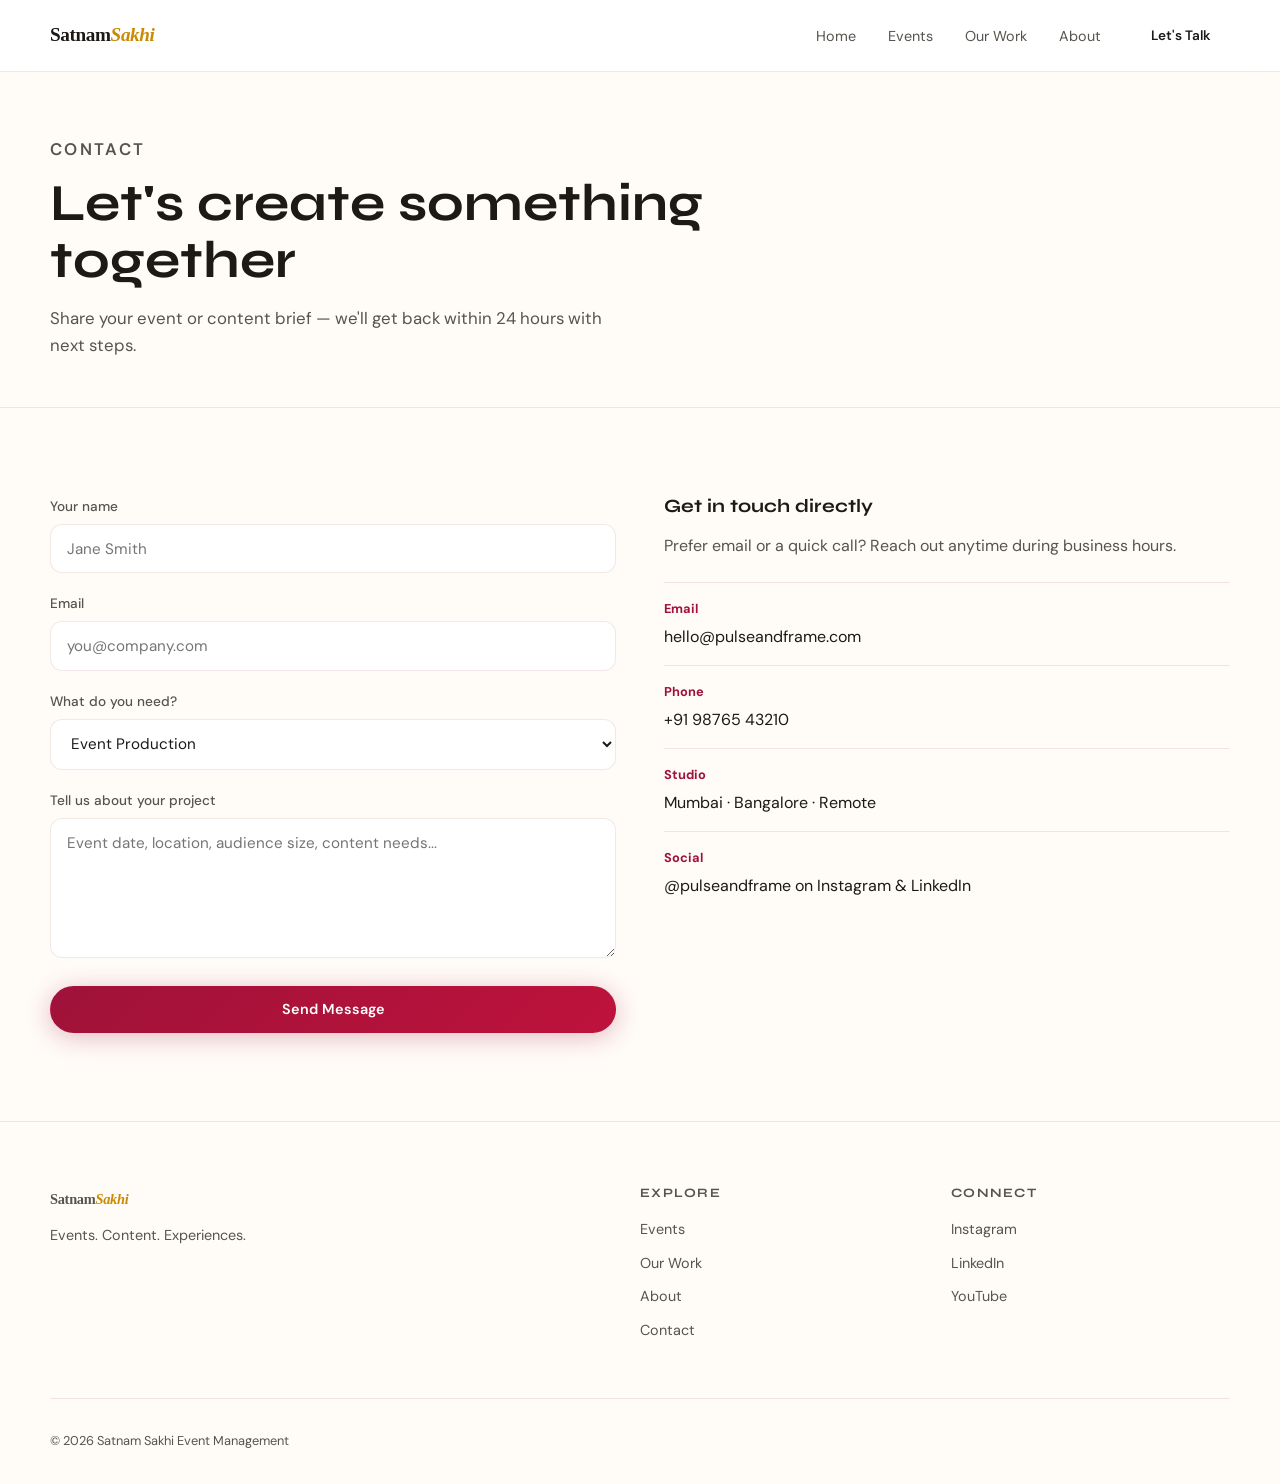
<file: contact.html>
<!DOCTYPE html>
<html lang="en">
<head>
  <meta charset="UTF-8" />
  <meta name="viewport" content="width=device-width, initial-scale=1.0" />
  <title>Contact | Satnam Sakhi Event Management</title>
  <link rel="preconnect" href="https://fonts.googleapis.com" />
  <link rel="preconnect" href="https://fonts.gstatic.com" crossorigin />
  <link href="https://fonts.googleapis.com/css2?family=DM+Sans:ital,opsz,wght@0,9..40,400;0,9..40,500;0,9..40,600;1,9..40,400&family=Syne:wght@500;600;700;800&display=swap" rel="stylesheet" />
  <link rel="stylesheet" href="css/styles.css" />
  <link rel="stylesheet" href="css/brand.css" />
</head>
<body>
  <header class="site-header">
    <nav class="nav container">
      <a href="index.html" class="logo brand-logo">Satnam<span>Sakhi</span></a>
      <button class="nav-toggle" aria-label="Open menu" aria-expanded="false">
        <span></span><span></span><span></span>
      </button>
      <ul class="nav-links">
        <li><a href="index.html">Home</a></li>
        <li><a href="events.html">Events</a></li>
        <li><a href="work.html">Our Work</a></li>
        <li><a href="about.html">About</a></li>
        <li><a href="contact.html" class="btn btn-sm active">Let's Talk</a></li>
      </ul>
    </nav>
  </header>

  <main>
    <section class="page-hero">
      <div class="container">
        <p class="eyebrow reveal">Contact</p>
        <h1 class="reveal">Let's create something together</h1>
        <p class="reveal">
          Share your event or content brief — we'll get back within 24 hours with next steps.
        </p>
      </div>
    </section>

    <section class="section">
      <div class="container contact-grid">
        <form class="contact-form reveal" id="contact-form">
          <div class="form-group">
            <label for="name">Your name</label>
            <input type="text" id="name" name="name" required placeholder="Jane Smith" />
          </div>
          <div class="form-group">
            <label for="email">Email</label>
            <input type="email" id="email" name="email" required placeholder="you@company.com" />
          </div>
          <div class="form-group">
            <label for="service">What do you need?</label>
            <select id="service" name="service">
              <option value="event">Event Production</option>
              <option value="content">Content Creation</option>
              <option value="both">Events + Content</option>
              <option value="other">Something else</option>
            </select>
          </div>
          <div class="form-group">
            <label for="message">Tell us about your project</label>
            <textarea id="message" name="message" required placeholder="Event date, location, audience size, content needs..."></textarea>
          </div>
          <button type="submit" class="btn btn-primary">Send Message</button>
          <p class="form-success" id="form-success">Thanks! We'll be in touch within 24 hours. (Demo — form not connected yet.)</p>
        </form>

        <div class="contact-info reveal">
          <h3>Get in touch directly</h3>
          <p>Prefer email or a quick call? Reach out anytime during business hours.</p>

          <div class="contact-detail">
            <strong>Email</strong>
            hello@pulseandframe.com
          </div>
          <div class="contact-detail">
            <strong>Phone</strong>
            +91 98765 43210
          </div>
          <div class="contact-detail">
            <strong>Studio</strong>
            Mumbai · Bangalore · Remote
          </div>
          <div class="contact-detail">
            <strong>Social</strong>
            @pulseandframe on Instagram & LinkedIn
          </div>
        </div>
      </div>
    </section>
  </main>

  <footer class="site-footer">
    <div class="container footer-grid">
      <div>
        <a href="index.html" class="logo brand-logo">Satnam<span>Sakhi</span></a>
        <p class="footer-tagline">Events. Content. Experiences.</p>
      </div>
      <div>
        <h4>Explore</h4>
        <ul>
          <li><a href="events.html">Events</a></li>
          <li><a href="work.html">Our Work</a></li>
          <li><a href="about.html">About</a></li>
          <li><a href="contact.html">Contact</a></li>
        </ul>
      </div>
      <div>
        <h4>Connect</h4>
        <ul>
          <li><a href="#">Instagram</a></li>
          <li><a href="#">LinkedIn</a></li>
          <li><a href="#">YouTube</a></li>
        </ul>
      </div>
    </div>
    <div class="container footer-bottom">
      <p>© 2026 Satnam Sakhi Event Management</p>
    </div>
  </footer>

  <script src="js/data.js"></script>
  <script src="js/main.js"></script>
</body>
</html>
</file>
<file: css/styles.css>
/* Pulse & Frame — Event Agency Demo */

:root {
  /* Light professional base */
  --bg: #fafafa;
  --bg-elevated: #ffffff;
  --bg-muted: #f3f0ff;          /* soft lavender section */
  --surface: #ffffff;
  --border: rgba(0, 0, 0, 0.08);
  --text: #1a1a2e;
  --text-muted: #5c5c7a;

  /* Event-agency accents (colorful but controlled) */
  --accent: #7c3aed;            /* purple — primary CTA */
  --accent-2: #f97316;            /* orange — highlights */
  --accent-3: #06b6d4;            /* cyan — reels/social */
  --accent-dim: rgba(124, 58, 237, 0.1);
  --accent-glow: rgba(124, 58, 237, 0.25);
  --rose: #ec4899;
  --font-display: "Syne", system-ui, sans-serif;
  --font-body: "DM Sans", system-ui, sans-serif;
  --radius: 12px;
  --radius-lg: 20px;
  --container: 1180px;
  --header-h: 72px;
}

*, *::before, *::after { box-sizing: border-box; margin: 0; padding: 0; }

html { scroll-behavior: smooth; }

body {
  font-family: var(--font-body);
  background: var(--bg);
  color: var(--text);
  line-height: 1.6;
  -webkit-font-smoothing: antialiased;
}

img { max-width: 100%; display: block; }

a { color: inherit; text-decoration: none; }

ul { list-style: none; }

.container {
  width: min(100% - 2rem, var(--container));
  margin-inline: auto;
}

/* Typography */
.eyebrow {
  font-size: 0.75rem;
  font-weight: 600;
  letter-spacing: 0.14em;
  text-transform: uppercase;
  color: var(--accent);
  margin-bottom: 0.75rem;
}

h1, h2, h3, h4 {
  font-family: var(--font-display);
  font-weight: 700;
  line-height: 1.1;
}

h2 { font-size: clamp(1.75rem, 4vw, 2.75rem); }

/* Buttons */
.btn {
  display: inline-flex;
  align-items: center;
  justify-content: center;
  padding: 0.85rem 1.6rem;
  font-family: var(--font-body);
  font-size: 0.9rem;
  font-weight: 600;
  border-radius: 999px;
  border: 1px solid transparent;
  cursor: pointer;
  transition: transform 0.2s, background 0.2s, border-color 0.2s, box-shadow 0.2s;
}

.btn:hover { transform: translateY(-2px); }

.btn-primary {
  background: var(--accent);
  color: #fff;
  box-shadow: 0 4px 24px var(--accent-glow);
}

.btn-primary:hover {
  background: #6d28d9;
  box-shadow: 0 6px 32px var(--accent-glow);
}

.btn-ghost {
  border-color: var(--border);
  background: var(--bg-elevated);
  color: var(--text);
}

.btn-ghost:hover { border-color: var(--accent); background: var(--accent-dim); }

.btn-sm { padding: 0.55rem 1.1rem; font-size: 0.85rem; }

/* Header */
.site-header {
  position: fixed;
  top: 0;
  left: 0;
  right: 0;
  z-index: 100;
  height: var(--header-h);
  background: rgba(255, 255, 255, 0.9);
  backdrop-filter: blur(16px);
  border-bottom: 1px solid var(--border);
}

.nav {
  display: flex;
  align-items: center;
  justify-content: space-between;
  height: 100%;
}

.logo {
  font-family: var(--font-display);
  font-size: 1.25rem;
  font-weight: 800;
  letter-spacing: -0.02em;
}

.logo span { color: var(--accent); }

.nav-links {
  display: flex;
  align-items: center;
  gap: 2rem;
}

.nav-links a:not(.btn) {
  font-size: 0.9rem;
  color: var(--text-muted);
  transition: color 0.2s;
}

.nav-links a:not(.btn):hover,
.nav-links a.active:not(.btn) { color: var(--text); }

.nav-toggle {
  display: none;
  flex-direction: column;
  gap: 5px;
  background: none;
  border: none;
  cursor: pointer;
  padding: 4px;
}

.nav-toggle span {
  display: block;
  width: 22px;
  height: 2px;
  background: var(--text);
  transition: transform 0.3s, opacity 0.3s;
}

/* Hero */
.hero {
  position: relative;
  min-height: 100vh;
  display: flex;
  align-items: center;
  padding: calc(var(--header-h) + 3rem) 0 4rem;
  overflow: hidden;
}

.hero-bg {
  position: absolute;
  inset: 0;
  background:
    radial-gradient(ellipse 80% 60% at 70% 20%, rgba(124, 58, 237, 0.08), transparent),
    radial-gradient(ellipse 50% 40% at 10% 80%, rgba(236, 72, 153, 0.06), transparent),
    linear-gradient(180deg, var(--bg) 0%, var(--bg-muted) 100%);
  pointer-events: none;
}

.hero-inner { position: relative; max-width: 820px; }

.hero-title {
  font-size: clamp(2.5rem, 7vw, 4.5rem);
  margin-bottom: 1.25rem;
  letter-spacing: -0.03em;
}

.hero-title em {
  font-style: normal;
  color: var(--accent);
}

.hero-sub {
  font-size: 1.125rem;
  color: var(--text-muted);
  max-width: 540px;
  margin-bottom: 2rem;
}

.hero-actions {
  display: flex;
  flex-wrap: wrap;
  gap: 1rem;
  margin-bottom: 3.5rem;
}

.hero-stats {
  display: flex;
  flex-wrap: wrap;
  gap: 2.5rem;
  padding-top: 2rem;
  border-top: 1px solid var(--border);
}

.hero-stats strong {
  display: block;
  font-family: var(--font-display);
  font-size: 1.75rem;
  color: var(--text);
}

.hero-stats span {
  font-size: 0.85rem;
  color: var(--text-muted);
}

/* Sections */
.section { padding: 5.5rem 0; }

.section-dark { background: var(--bg-muted); }

.section-muted { background: linear-gradient(180deg, var(--bg) 0%, var(--bg-muted) 100%); }

.section-head { margin-bottom: 3rem; }

.section-head.row {
  display: flex;
  align-items: flex-end;
  justify-content: space-between;
  gap: 1.5rem;
  flex-wrap: wrap;
}

.link-arrow {
  font-size: 0.9rem;
  font-weight: 600;
  color: var(--accent);
  white-space: nowrap;
}

.link-arrow:hover { text-decoration: underline; }

/* Services */
.services-grid {
  display: grid;
  grid-template-columns: repeat(auto-fit, minmax(280px, 1fr));
  gap: 1.25rem;
}

.service-card {
  background: var(--bg-elevated);
  border: 1px solid var(--border);
  border-radius: var(--radius-lg);
  padding: 2rem;
  transition: border-color 0.3s, transform 0.3s;
}

.service-card:hover {
  border-color: rgba(124, 58, 237, 0.35);
  transform: translateY(-4px);
  box-shadow: 0 12px 40px rgba(124, 58, 237, 0.08);
}

.service-num {
  font-family: var(--font-display);
  font-size: 0.8rem;
  color: var(--accent);
  opacity: 0.7;
}

.service-card h3 {
  font-size: 1.35rem;
  margin: 0.75rem 0;
}

.service-card > p {
  color: var(--text-muted);
  font-size: 0.95rem;
  margin-bottom: 1.25rem;
}

.service-card ul li {
  font-size: 0.875rem;
  color: var(--text-muted);
  padding: 0.35rem 0;
  padding-left: 1rem;
  position: relative;
}

.service-card ul li::before {
  content: "";
  position: absolute;
  left: 0;
  top: 0.75rem;
  width: 4px;
  height: 4px;
  border-radius: 50%;
  background: var(--accent);
}

/* Events grid */
.events-grid {
  display: grid;
  grid-template-columns: repeat(auto-fill, minmax(320px, 1fr));
  gap: 1.5rem;
}

.event-card {
  background: var(--surface);
  border-radius: var(--radius-lg);
  overflow: hidden;
  border: 1px solid var(--border);
  transition: transform 0.3s, box-shadow 0.3s;
}

.event-card:hover {
  transform: translateY(-6px);
  box-shadow: 0 16px 48px rgba(0, 0, 0, 0.1);
}

.event-card-image {
  aspect-ratio: 16 / 10;
  overflow: hidden;
  position: relative;
}

.event-card-image img {
  width: 100%;
  height: 100%;
  object-fit: cover;
  transition: transform 0.5s;
}

.event-card:hover .event-card-image img { transform: scale(1.05); }

.event-badge {
  position: absolute;
  top: 1rem;
  left: 1rem;
  padding: 0.35rem 0.75rem;
  font-size: 0.7rem;
  font-weight: 600;
  text-transform: uppercase;
  letter-spacing: 0.08em;
  border-radius: 999px;
  background: rgba(0,0,0,0.6);
  backdrop-filter: blur(8px);
}

.event-badge.category {
  color: var(--accent);
  border: 1px solid var(--accent);
  background: rgba(255, 255, 255, 0.92);
}

.event-card-body { padding: 1.5rem; }

.event-card-body .date {
  font-size: 0.8rem;
  color: var(--accent);
  font-weight: 600;
  margin-bottom: 0.5rem;
}

.event-card-body h3 {
  font-size: 1.25rem;
  margin-bottom: 0.5rem;
}

.event-card-body p {
  font-size: 0.9rem;
  color: var(--text-muted);
}

.event-meta {
  display: flex;
  gap: 1rem;
  margin-top: 1rem;
  font-size: 0.8rem;
  color: var(--text-muted);
}

/* Work / portfolio grid */
.work-grid {
  display: grid;
  grid-template-columns: repeat(auto-fill, minmax(260px, 1fr));
  gap: 1.25rem;
}

.work-card {
  position: relative;
  border-radius: var(--radius);
  overflow: hidden;
  aspect-ratio: 4 / 5;
  border: 1px solid var(--border);
  cursor: pointer;
}

.work-card img {
  width: 100%;
  height: 100%;
  object-fit: cover;
  transition: transform 0.5s;
}

.work-card:hover img { transform: scale(1.08); }

.work-card-overlay {
  position: absolute;
  inset: 0;
  background: linear-gradient(to top, rgba(0,0,0,0.85) 0%, transparent 55%);
  display: flex;
  flex-direction: column;
  justify-content: flex-end;
  padding: 1.25rem;
  opacity: 0;
  transition: opacity 0.3s;
}

.work-card:hover .work-card-overlay { opacity: 1; }

.work-tag {
  display: inline-block;
  font-size: 0.65rem;
  font-weight: 600;
  text-transform: uppercase;
  letter-spacing: 0.1em;
  color: var(--accent);
  margin-bottom: 0.35rem;
}

.work-card-overlay h3 { font-size: 1.1rem; }

.work-card-overlay p {
  font-size: 0.8rem;
  color: var(--text-muted);
  margin-top: 0.25rem;
}

/* Filters */
.filter-bar {
  display: flex;
  flex-wrap: wrap;
  gap: 0.5rem;
  margin-bottom: 2rem;
}

.filter-btn {
  padding: 0.5rem 1rem;
  font-family: var(--font-body);
  font-size: 0.85rem;
  font-weight: 500;
  border: 1px solid var(--border);
  border-radius: 999px;
  background: transparent;
  color: var(--text-muted);
  cursor: pointer;
  transition: all 0.2s;
}

.filter-btn:hover,
.filter-btn.active {
  border-color: var(--accent);
  color: var(--accent);
  background: var(--accent-dim);
}

/* Process */
.process-list {
  display: grid;
  grid-template-columns: repeat(auto-fit, minmax(220px, 1fr));
  gap: 1.5rem;
  counter-reset: step;
}

.process-list li {
  counter-increment: step;
  padding: 1.5rem;
  border-left: 2px solid var(--border);
}

.process-list li span {
  font-family: var(--font-display);
  font-size: 1.1rem;
  font-weight: 700;
  display: block;
  margin-bottom: 0.5rem;
}

.process-list li span::before {
  content: counter(step, decimal-leading-zero) " · ";
  color: var(--accent);
  font-size: 0.85rem;
}

.process-list li p {
  font-size: 0.9rem;
  color: var(--text-muted);
}

/* Page hero (inner pages) */
.page-hero {
  padding: calc(var(--header-h) + 4rem) 0 3rem;
  border-bottom: 1px solid var(--border);
}

.page-hero h1 {
  font-size: clamp(2rem, 5vw, 3.25rem);
  max-width: 700px;
  margin-bottom: 1rem;
}

.page-hero p {
  color: var(--text-muted);
  font-size: 1.05rem;
  max-width: 560px;
}

.page-hero-work {
  background: linear-gradient(135deg, var(--bg-muted) 0%, #fff7ed 100%);
}

.page-hero h1 em {
  font-style: normal;
  background: linear-gradient(135deg, var(--accent), var(--rose));
  -webkit-background-clip: text;
  -webkit-text-fill-color: transparent;
  background-clip: text;
}

.page-hero code,
.section-sub code {
  font-size: 0.85em;
  padding: 0.15rem 0.4rem;
  background: var(--accent-dim);
  border-radius: 4px;
  color: var(--accent);
}

.section-sub {
  color: var(--text-muted);
  font-size: 0.9rem;
  margin-top: 0.5rem;
}

/* ── Our Work: Instagram ── */
.section-instagram {
  background: linear-gradient(135deg, #fdf2f8 0%, var(--bg-muted) 50%, #fff7ed 100%);
}

.instagram-layout {
  display: grid;
  grid-template-columns: 1fr 1.2fr;
  gap: 3rem;
  align-items: center;
}

.instagram-desc {
  color: var(--text-muted);
  margin-bottom: 1.5rem;
  max-width: 400px;
}

.instagram-stats {
  display: grid;
  grid-template-columns: repeat(2, 1fr);
  gap: 1rem;
  margin-bottom: 1.5rem;
}

.ig-stat {
  padding: 1rem;
  background: var(--bg-elevated);
  border-radius: var(--radius);
  border: 1px solid var(--border);
}

.ig-stat strong {
  display: block;
  font-family: var(--font-display);
  font-size: 1.5rem;
  background: linear-gradient(135deg, var(--accent), var(--rose));
  -webkit-background-clip: text;
  -webkit-text-fill-color: transparent;
  background-clip: text;
}

.ig-stat span {
  font-size: 0.8rem;
  color: var(--text-muted);
}

.btn-instagram {
  background: linear-gradient(135deg, var(--rose), #be185d);
  color: #fff;
  padding: 0.85rem 1.6rem;
  border-radius: 999px;
  font-weight: 600;
  font-size: 0.9rem;
  display: inline-flex;
  transition: transform 0.2s, box-shadow 0.2s;
}

.btn-instagram:hover {
  transform: translateY(-2px);
  box-shadow: 0 8px 24px rgba(236, 72, 153, 0.35);
}

.instagram-grid {
  display: grid;
  grid-template-columns: repeat(3, 1fr);
  gap: 0.75rem;
}

.instagram-post {
  position: relative;
  aspect-ratio: 1;
  border-radius: var(--radius);
  overflow: hidden;
  border: 2px solid transparent;
  transition: border-color 0.2s, transform 0.2s;
}

.instagram-post:hover {
  border-color: var(--rose);
  transform: scale(1.03);
}

.instagram-post img {
  width: 100%;
  height: 100%;
  object-fit: cover;
}

.instagram-views {
  position: absolute;
  bottom: 0.5rem;
  left: 0.5rem;
  right: 0.5rem;
  padding: 0.35rem 0.5rem;
  font-size: 0.7rem;
  font-weight: 600;
  color: #fff;
  background: rgba(0, 0, 0, 0.55);
  border-radius: 6px;
  text-align: center;
  opacity: 0;
  transition: opacity 0.2s;
}

.instagram-post:hover .instagram-views { opacity: 1; }

/* ── Our Work: Reels ── */
.section-reels { background: var(--bg-elevated); }

.reels-scroll {
  display: flex;
  gap: 1.25rem;
  overflow-x: auto;
  padding-bottom: 1rem;
  scroll-snap-type: x mandatory;
  -webkit-overflow-scrolling: touch;
}

.reels-scroll::-webkit-scrollbar { height: 6px; }
.reels-scroll::-webkit-scrollbar-thumb {
  background: var(--accent);
  border-radius: 999px;
}

.reel-card {
  flex: 0 0 200px;
  scroll-snap-align: start;
  transition: transform 0.2s;
}

.reel-card:hover { transform: translateY(-4px); }

.reel-thumb {
  position: relative;
  aspect-ratio: 9 / 16;
  border-radius: var(--radius-lg);
  overflow: hidden;
  border: 2px solid var(--border);
  background: var(--bg-muted);
}

.reel-thumb img {
  width: 100%;
  height: 100%;
  object-fit: cover;
}

.reel-play {
  position: absolute;
  top: 50%;
  left: 50%;
  transform: translate(-50%, -50%);
  width: 44px;
  height: 44px;
  display: flex;
  align-items: center;
  justify-content: center;
  background: rgba(255, 255, 255, 0.95);
  color: var(--accent);
  border-radius: 50%;
  font-size: 0.75rem;
  box-shadow: 0 4px 20px rgba(0, 0, 0, 0.15);
}

.reel-views {
  position: absolute;
  bottom: 0.75rem;
  left: 0.75rem;
  right: 0.75rem;
  padding: 0.35rem 0.6rem;
  font-size: 0.7rem;
  font-weight: 700;
  color: #fff;
  background: linear-gradient(transparent, rgba(0, 0, 0, 0.7));
  text-align: center;
}

.reel-info {
  padding: 0.75rem 0.25rem;
}

.reel-info h3 {
  font-size: 0.95rem;
  margin-bottom: 0.2rem;
}

.reel-info p {
  font-size: 0.8rem;
  color: var(--text-muted);
}

/* ── Our Work: Videos ── */
.section-videos { background: var(--bg-muted); }

.videos-grid {
  display: grid;
  grid-template-columns: repeat(auto-fill, minmax(320px, 1fr));
  gap: 1.5rem;
}

.video-card {
  background: var(--bg-elevated);
  border-radius: var(--radius-lg);
  overflow: hidden;
  border: 1px solid var(--border);
  transition: transform 0.3s, box-shadow 0.3s;
}

.video-card:hover {
  transform: translateY(-4px);
  box-shadow: 0 16px 48px rgba(124, 58, 237, 0.12);
}

.video-thumb {
  position: relative;
  aspect-ratio: 16 / 9;
  overflow: hidden;
}

.video-thumb img {
  width: 100%;
  height: 100%;
  object-fit: cover;
  transition: transform 0.4s;
}

.video-card:hover .video-thumb img { transform: scale(1.05); }

.video-play {
  position: absolute;
  top: 50%;
  left: 50%;
  transform: translate(-50%, -50%);
  width: 56px;
  height: 56px;
  display: flex;
  align-items: center;
  justify-content: center;
  background: var(--accent);
  color: #fff;
  border-radius: 50%;
  font-size: 1rem;
  box-shadow: 0 4px 24px var(--accent-glow);
}

.video-duration {
  position: absolute;
  bottom: 0.75rem;
  right: 0.75rem;
  padding: 0.25rem 0.5rem;
  font-size: 0.7rem;
  font-weight: 600;
  background: rgba(0, 0, 0, 0.75);
  color: #fff;
  border-radius: 4px;
}

.video-info { padding: 1.25rem; }

.video-info h3 {
  font-size: 1.1rem;
  margin: 0.5rem 0 0.25rem;
}

.video-info p {
  font-size: 0.85rem;
  color: var(--text-muted);
}

.work-tag {
  display: inline-block;
  font-size: 0.65rem;
  font-weight: 700;
  text-transform: uppercase;
  letter-spacing: 0.1em;
  padding: 0.25rem 0.6rem;
  border-radius: 999px;
}

.work-tag-video {
  background: rgba(6, 182, 212, 0.15);
  color: var(--accent-3);
}

.work-tag-photo {
  background: rgba(249, 115, 22, 0.15);
  color: var(--accent-2);
}

/* ── Our Work: Photos ── */
.section-photos { background: var(--bg); }

.photos-grid {
  display: grid;
  grid-template-columns: repeat(auto-fill, minmax(260px, 1fr));
  gap: 1.25rem;
}

.photo-card {
  background: var(--bg-elevated);
  border-radius: var(--radius-lg);
  overflow: hidden;
  border: 1px solid var(--border);
  transition: transform 0.3s, box-shadow 0.3s;
}

.photo-card:hover {
  transform: translateY(-4px);
  box-shadow: 0 12px 40px rgba(249, 115, 22, 0.1);
}

.photo-thumb {
  aspect-ratio: 4 / 3;
  overflow: hidden;
}

.photo-thumb img {
  width: 100%;
  height: 100%;
  object-fit: cover;
  transition: transform 0.5s;
}

.photo-card:hover .photo-thumb img { transform: scale(1.06); }

.photo-info { padding: 1rem 1.25rem 1.25rem; }

.photo-info h3 {
  font-size: 1rem;
  margin: 0.5rem 0 0.25rem;
}

.photo-info p {
  font-size: 0.8rem;
  color: var(--text-muted);
}


/* About */
.about-grid {
  display: grid;
  grid-template-columns: 1fr 1fr;
  gap: 3rem;
  align-items: center;
}

.about-image {
  border-radius: var(--radius-lg);
  overflow: hidden;
  aspect-ratio: 4 / 5;
  border: 1px solid var(--border);
}

.about-image img {
  width: 100%;
  height: 100%;
  object-fit: cover;
}

.about-content h2 { margin-bottom: 1rem; }

.about-content p {
  color: var(--text-muted);
  margin-bottom: 1rem;
}

.values-grid {
  display: grid;
  grid-template-columns: repeat(auto-fit, minmax(200px, 1fr));
  gap: 1.25rem;
  margin-top: 3rem;
}

.value-card {
  padding: 1.5rem;
  background: var(--bg-elevated);
  border: 1px solid var(--border);
  border-radius: var(--radius);
}

.value-card h4 { margin-bottom: 0.5rem; font-size: 1rem; }

.value-card p { font-size: 0.875rem; color: var(--text-muted); }

/* Contact */
.contact-grid {
  display: grid;
  grid-template-columns: 1fr 1fr;
  gap: 3rem;
  align-items: start;
}

.contact-form {
  display: flex;
  flex-direction: column;
  gap: 1.25rem;
}

.form-group label {
  display: block;
  font-size: 0.85rem;
  font-weight: 500;
  margin-bottom: 0.4rem;
  color: var(--text-muted);
}

.form-group input,
.form-group select,
.form-group textarea {
  width: 100%;
  padding: 0.85rem 1rem;
  font-family: var(--font-body);
  font-size: 0.95rem;
  background: var(--bg-elevated);
  border: 1px solid var(--border);
  border-radius: var(--radius);
  color: var(--text);
  transition: border-color 0.2s;
}

.form-group input:focus,
.form-group select:focus,
.form-group textarea:focus {
  outline: none;
  border-color: var(--accent);
}

.form-group textarea { min-height: 140px; resize: vertical; }

.contact-info h3 { margin-bottom: 1rem; }

.contact-info p { color: var(--text-muted); margin-bottom: 1.5rem; }

.contact-detail {
  padding: 1rem 0;
  border-top: 1px solid var(--border);
}

.contact-detail strong { display: block; font-size: 0.8rem; color: var(--accent); margin-bottom: 0.25rem; }

.form-success {
  display: none;
  padding: 1rem;
  background: var(--accent-dim);
  border: 1px solid rgba(232, 197, 71, 0.3);
  border-radius: var(--radius);
  color: var(--accent);
  font-size: 0.9rem;
}

.form-success.show { display: block; }

.work-card-overlay {
  background: linear-gradient(to top, rgba(26, 26, 46, 0.9) 0%, transparent 55%);
}

.work-card-overlay p { color: rgba(255, 255, 255, 0.7); }

/* CTA banner */
.cta-banner {
  padding: 5rem 0;
  background:
    radial-gradient(ellipse 60% 80% at 50% 100%, var(--accent-dim), transparent),
    var(--bg-muted);
  border-top: 1px solid var(--border);
}

.cta-inner { text-align: center; max-width: 600px; }

.cta-inner h2 { margin-bottom: 1rem; }

.cta-inner p {
  color: var(--text-muted);
  margin-bottom: 2rem;
}

/* Footer */
.site-footer {
  padding: 4rem 0 2rem;
  border-top: 1px solid var(--border);
}

.footer-grid {
  display: grid;
  grid-template-columns: 2fr 1fr 1fr;
  gap: 2rem;
  margin-bottom: 3rem;
}

.footer-tagline {
  color: var(--text-muted);
  font-size: 0.9rem;
  margin-top: 0.75rem;
}

.footer-grid h4 {
  font-size: 0.8rem;
  text-transform: uppercase;
  letter-spacing: 0.1em;
  color: var(--text-muted);
  margin-bottom: 1rem;
}

.footer-grid ul li { margin-bottom: 0.5rem; }

.footer-grid a {
  font-size: 0.9rem;
  color: var(--text-muted);
  transition: color 0.2s;
}

.footer-grid a:hover { color: var(--text); }

.footer-bottom {
  padding-top: 2rem;
  border-top: 1px solid var(--border);
}

.footer-bottom p {
  font-size: 0.8rem;
  color: var(--text-muted);
}

/* Reveal animation */
.reveal {
  opacity: 0;
  transform: translateY(24px);
  transition: opacity 0.7s ease, transform 0.7s ease;
}

.reveal.visible {
  opacity: 1;
  transform: translateY(0);
}

/* Responsive */
@media (max-width: 768px) {
  .nav-toggle { display: flex; }

  .nav-links {
    position: fixed;
    top: var(--header-h);
    left: 0;
    right: 0;
    flex-direction: column;
    background: var(--bg);
    border-bottom: 1px solid var(--border);
    padding: 1.5rem;
    gap: 1rem;
    transform: translateY(-120%);
    opacity: 0;
    pointer-events: none;
    transition: transform 0.3s, opacity 0.3s;
  }

  .nav-links.open {
    transform: translateY(0);
    opacity: 1;
    pointer-events: auto;
  }

  .about-grid,
  .contact-grid,
  .instagram-layout {
    grid-template-columns: 1fr;
  }

  .instagram-grid {
    grid-template-columns: repeat(2, 1fr);
  }

  .reel-card { flex: 0 0 160px; }

  .footer-grid {
    grid-template-columns: 1fr;
  }

  .about-image { order: -1; aspect-ratio: 16 / 10; }
}
</file>
<file: css/brand.css>
/* Satnam Sakhi — Brand theme overrides */

:root {
  --bg: #fffbf7;
  --bg-elevated: #ffffff;
  --bg-muted: #fef3e8;
  --surface: #ffffff;
  --border: rgba(127, 29, 29, 0.1);
  --text: #1c1917;
  --text-muted: #57534e;

  --accent: #9f1239;
  --accent-2: #d97706;
  --accent-3: #047857;
  --accent-dim: rgba(159, 18, 57, 0.1);
  --accent-glow: rgba(159, 18, 57, 0.28);
  --rose: #be123c;
  --gold: #ca8a04;
  --gold-light: #fef9c3;
}

.logo span { color: var(--gold); }

.btn-primary {
  background: linear-gradient(135deg, #9f1239, #be123c);
  box-shadow: 0 4px 24px var(--accent-glow);
}

.btn-primary:hover {
  background: linear-gradient(135deg, #881337, #9f1239);
}

.eyebrow { color: var(--accent); }

.hero-bg {
  background:
    radial-gradient(ellipse 80% 60% at 70% 20%, rgba(202, 138, 4, 0.14), transparent),
    radial-gradient(ellipse 50% 40% at 10% 80%, rgba(159, 18, 57, 0.08), transparent),
    linear-gradient(180deg, var(--bg) 0%, var(--bg-muted) 100%);
}

.hero-title em { color: var(--accent); }

.link-arrow { color: var(--accent); }

.service-card:hover {
  border-color: rgba(159, 18, 57, 0.3);
  box-shadow: 0 12px 40px rgba(159, 18, 57, 0.08);
}

.event-card-body .date { color: var(--accent); }
.event-badge.category { color: var(--gold); border-color: var(--gold); }

.section-dark { background: linear-gradient(180deg, #fef3e8 0%, #fff7ed 100%); }

.cta-banner {
  background:
    radial-gradient(ellipse 60% 80% at 50% 100%, rgba(202, 138, 4, 0.12), transparent),
    var(--bg-muted);
}

.contact-detail strong { color: var(--accent); }

.brand-logo {
  font-family: "Playfair Display", Georgia, serif;
  font-weight: 700;
  font-size: 1.2rem;
}

.brand-logo span { color: var(--gold); font-style: italic; }

.brand-headline {
  font-family: "Playfair Display", Georgia, serif;
}
</file>
